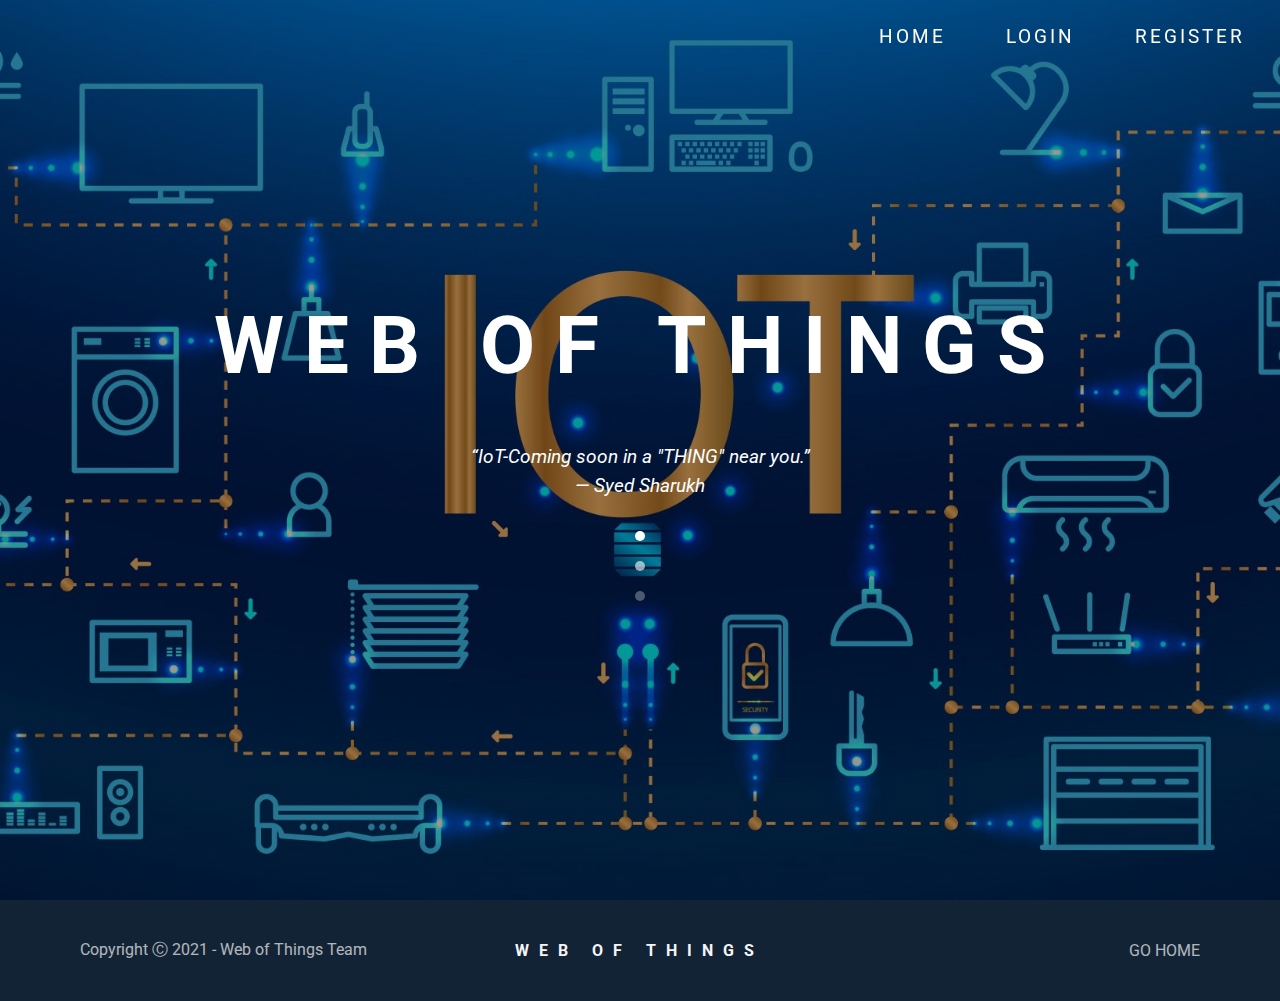
<file: front/index.html>
<!DOCTYPE html>
<html lang="en">

<head>
	<meta charset="UTF-8">
	<meta name="viewport" content="width=device-width, initial-scale=1.0">
	<meta http-equiv="X-UA-Compatible" content="ie=edge">
	<title>Web of Things</title>
	<link rel="stylesheet" href="https://use.fontawesome.com/releases/v5.7.2/css/all.css"
		integrity="sha384-fnmOCqbTlWIlj8LyTjo7mOUStjsKC4pOpQbqyi7RrhN7udi9RwhKkMHpvLbHG9Sr" crossorigin="anonymous">
	<link rel="stylesheet" href="css/main.css" />
</head>

<body>
	<nav id="nav-scroll" class="navbar">
		<div class="navbar-left">
		</div>
		<div class="navbar-right">
			<ul class="navbar-list">
				<li><a id="registerBtn" href="../register.html">Register</a></li>
				<li><a id="loginBtn" href="../login.html">Login</a></li>
				<li><a id="adminBtn" href="/admin/dashboard.html" style="display:none;">Admin</a></li>
				<li><a href="#">Home</a></li>
			</ul>
		</div>
	</nav>

	<main class="main">
		<div class="hero">
			<div class="filter"></div>
			<div class="hero-content">
				<h1 class="title">Web of Things</h1>
				<p class="description">
					“IoT-Coming soon in a "THING" near you.”
				</p>
				<p class="description">
					― Syed Sharukh
				</p>
				<div class="dots">
					<div class="dot"></div>
					<div class="dot"></div>
					<div class="dot"></div>
				</div>
			</div>
		</div>
	</main>

	<footer class="footer">
		<span class="footer-left">Copyright &#9400; 2021 - Web of Things Team</span>
		<div class="footer-middle">
			<span>Web of Things</span>
		</div>
		<span class="footer-right"><a href="index.html">GO HOME</a></span>
	</footer>

	<script src="scripts/scroller.js"></script>
	<script src="scripts/logout.js" type="text/javascript"></script>

</body>

</html>
</file>
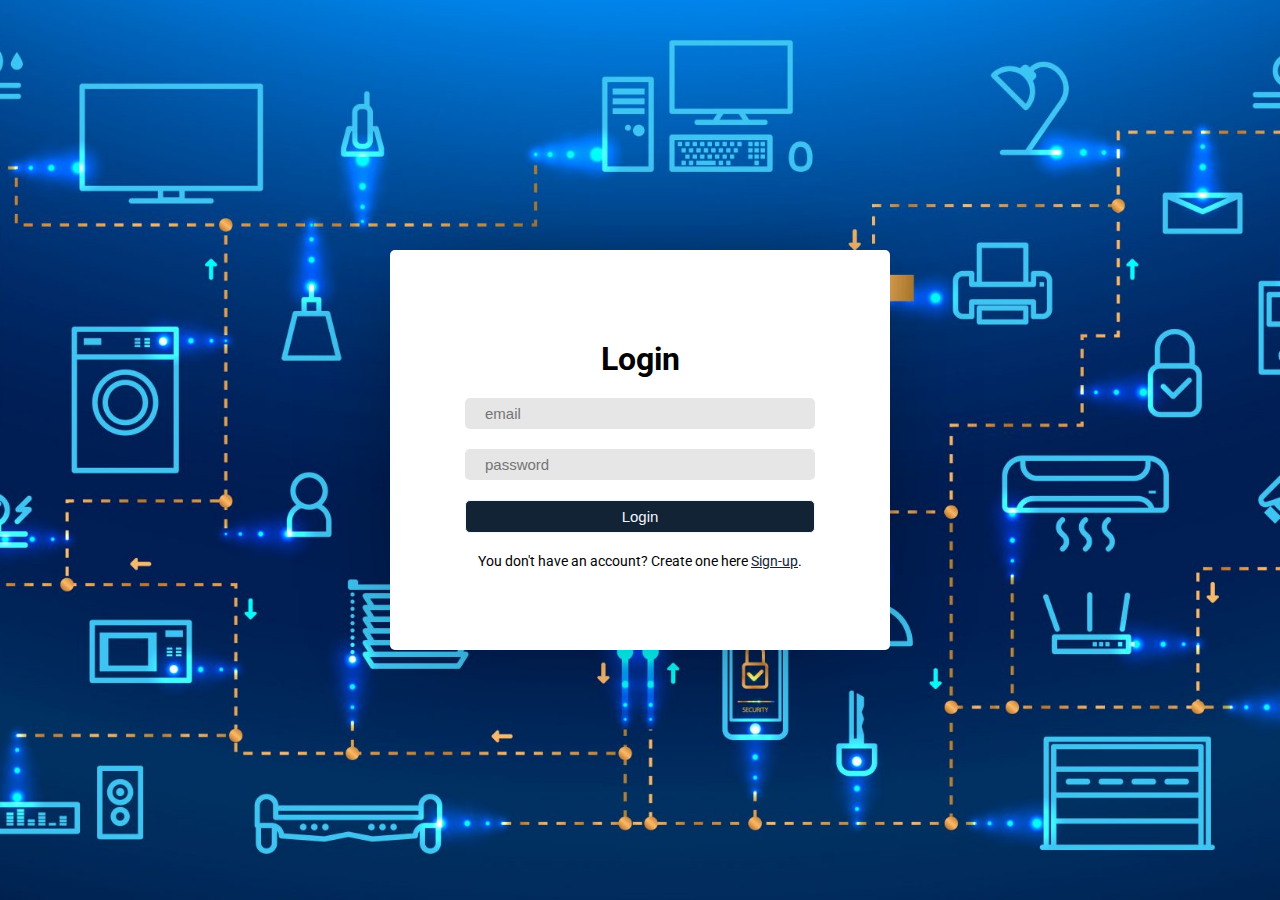
<file: front/login.html>
<!DOCTYPE html>
<html lang="en">

<head>
	<meta charset="UTF-8">
	<meta name="viewport" content="width=device-width, initial-scale=1.0">
	<meta http-equiv="X-UA-Compatible" content="ie=edge">
	<link rel="stylesheet" href="https://use.fontawesome.com/releases/v5.7.2/css/all.css"
		integrity="sha384-fnmOCqbTlWIlj8LyTjo7mOUStjsKC4pOpQbqyi7RrhN7udi9RwhKkMHpvLbHG9Sr" crossorigin="anonymous">
	<link rel="stylesheet" href="css/main.css">

	<title>Web of Things</title>
</head>

<body class="login-signup-page">

	<div class="login-container">
		<form action="index.html" id="login-form">

			<h1>Login</h1>

			<div class="field-container">
				<input type="email" id="login-email" placeholder="email" name="email" required>
			</div>

			<div class="field-container">
				<input type="password" id="login-password" placeholder="password" name="password" required>
			</div>

			<div class="field-container">
				<input type="submit" value="Login" id="login-submit-button">
			</div>

			<span id="error" class="error-text"></span>

			<span id="sign-up-span">You don't have an account? Create one here <a
					href="register.html">Sign-up</a>.</span>
		</form>
	</div>
	<script src="scripts/login.js"></script>

</body>

</html>
</file>
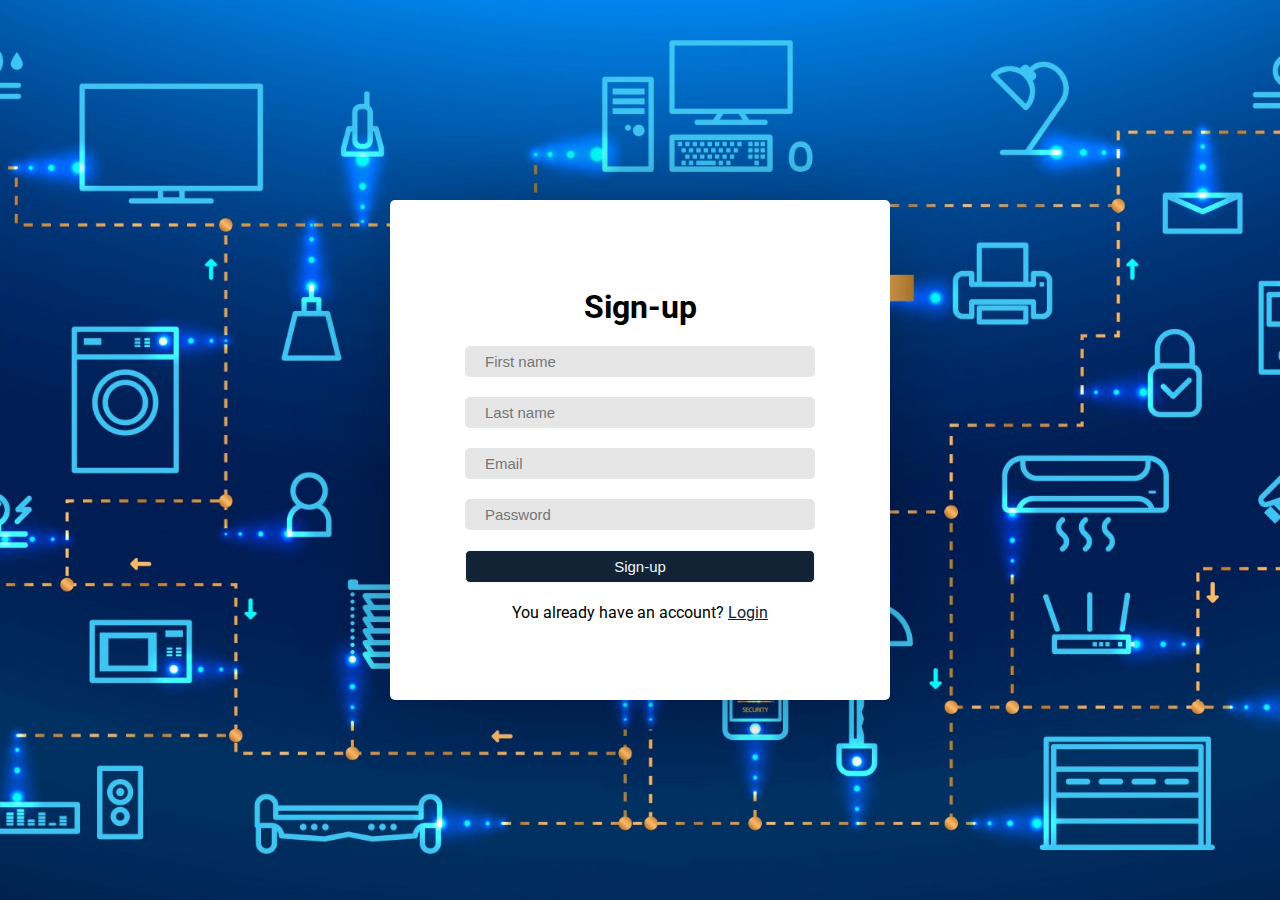
<file: front/register.html>
<!DOCTYPE html>
<html lang="en">

<head>
    <meta charset="UTF-8">
    <meta name="viewport" content="width=device-width, initial-scale=1.0">
    <meta http-equiv="X-UA-Compatible" content="ie=edge">
    <link rel="stylesheet" href="https://use.fontawesome.com/releases/v5.7.2/css/all.css"
        integrity="sha384-fnmOCqbTlWIlj8LyTjo7mOUStjsKC4pOpQbqyi7RrhN7udi9RwhKkMHpvLbHG9Sr" crossorigin="anonymous">
    <link rel="stylesheet" href="css/main.css">

    <title>Web of Things</title>
</head>

<body class="login-signup-page">

    <div class="login-container signup-container">
        <form action="index.html" id="login-form">

            <h1>Sign-up</h1>

            <div class="field-container">
                <input type="text" id="signup-first-name" placeholder="First name" name="first_name"
                    onfocus="this.placeholder = ''" onblur="this.placeholder='First name'" required>
            </div>

            <div class="field-container">
                <input type="text" id="signup-last-name" placeholder="Last name" name="last_name"
                    onfocus="this.placeholder = ''" onblur="this.placeholder='Last name'" required>
            </div>

            <div class="field-container">
                <input type="email" id="signup-email" placeholder="Email" name="email" onfocus="this.placeholder = ''"
                    onblur="this.placeholder='Email'" required>
            </div>

            <div class="field-container">
                <input type="password" id="signup-confirm-password" placeholder="Password" name="password"
                    onfocus="this.placeholder = ''" onblur="this.placeholder='Password'" required>
            </div>

            <div class="field-container">
                <input type="submit" value="Sign-up" id="login-submit-button">
            </div>
            
            <span id="error" class="error-text"></span>

            <span>You already have an account? <a href="login.html">Login</a></span>

        </form>
    </div>
    <script src="scripts/register.js"></script>

</body>

</html>
</file>
<file: front/css/main.css>
@import url("https://fonts.googleapis.com/css?family=Roboto:400,500,700");
* {
  box-sizing: border-box;
  padding: 0;
  margin: 0;
  border: 0;
}

body {
  font-family: "Roboto", sans-serif;
}

.is-centered {
  text-align: center;
}

.is-full-width {
  width: 100%;
}

.bottom-spacer {
  height: 1px;
  width: 100%;
  margin: 40px 0;
  box-shadow: 0px 1px 1px 0px #b0b0b0;
}

@media screen and (min-width: 601px) {
  #admin-zone .main {
    margin-right: 15px;
    margin-left: 250px;
  }
}
@media screen and (max-width: 600px) {
  #admin-zone .main {
    width: 100%;
    margin-left: 0px;
  }
}
.container {
  padding: 0 40px;
}

#admin-zone {
  min-width: 100%;
  min-height: 100%;
  background-color: #F2F4F8;
}

.space-top {
  margin-top: 20px;
}

table {
  width: 100%;
  text-align: left;
}
table thead {
  background-color: #fff;
  border-radius: 10px;
}
table thead th {
  padding: 20px 20px;
}
table tbody tr {
  background-color: #fff;
}
table tbody tr:nth-child(2n) {
  background-color: #f8f8f8;
}
table tbody td {
  padding: 10px 20px;
}

.error-text {
  color: #B00020;
  margin-bottom: 10px;
}

.navbar {
  padding-top: 10px 40px 0 40px;
  position: fixed;
  display: flex;
  flex-direction: row;
  justify-content: space-between;
  width: 100%;
  transition: 0.5s;
}

.navbar-left {
  display: flex;
  flex-direction: row;
}

.navbar-right {
  padding-bottom: 10px;
  color: white;
  border: none;
  background-color: transparent;
}

.navbar-list {
  padding-top: 10px;
}
.navbar-list > ul {
  list-style-type: none;
  margin: 0;
  padding: 0;
}
.navbar-list > li {
  float: right;
  display: block;
}
.navbar-list > li > a {
  text-decoration-line: none;
  display: block;
  color: white;
  transition: 0.7s;
  text-transform: uppercase;
  padding: 15px 15px;
  letter-spacing: 3px;
}
.navbar-list > li > a:hover,
.navbar-list > li > a:active,
.navbar-list > li > a:focus {
  border: none;
  border-radius: 30px;
  background-color: rgba(158, 158, 158, 0.2);
}

.navbar-scrolled {
  z-index: 900;
  transition: 0.5s;
  background-color: #122335;
  position: fixed;
  display: flex;
  flex-direction: row;
  justify-content: space-between;
  width: 100%;
}

@media screen and (min-width: 601px) {
  .mobile-nav-button {
    display: none;
  }

  .sidenav {
    width: 250px;
    left: 0 !important;
  }

  .navbar-list > li {
    padding-left: 10px;
    padding-right: 20px;
  }
  .navbar-list > li > a {
    font-size: 19px;
  }
}
@media screen and (max-width: 600px) {
  .mobile-nav-button {
    display: inline-block;
  }

  .sidenav {
    width: 50%;
    left: -250px;
  }

  .navbar-list > li {
    padding-left: 0;
    padding-right: 0;
  }
  .navbar-list > li > a {
    font-size: 10px;
  }
}
.sidenav {
  z-index: 1;
  position: fixed;
  height: 100%;
  top: 0;
  background-color: #fff;
  overflow-x: hidden;
  padding: 40px 20px;
  transition: 0.5s;
}
.sidenav .title {
  padding: 0 20px;
  font-size: 1.2rem;
  font-weight: bold;
}
.sidenav a {
  text-decoration: none;
  font-size: 15px;
  color: #818181;
  display: block;
  margin-top: 20px;
  padding: 20px;
  border-radius: 10px;
  transition: all 0.2s ease;
}
.sidenav a i {
  margin-right: 20px;
}
.sidenav a:hover {
  color: #000;
  box-shadow: 0 0px 10px rgba(0, 0, 0, 0.25);
}

.mobile-nav-button {
  border: solid #ebebeb;
  border-radius: 30px;
  font-size: 1.5em;
  background-color: transparent;
  padding-right: 20px;
  padding-left: 20px;
  padding-bottom: 5px;
  padding-top: 5px;
  outline: none !important;
}

.top-nav {
  background-color: #fcfdfe;
  width: 100%;
  margin-bottom: 20px;
  padding: 20px 0;
  color: #404043;
}
.top-nav .container {
  width: 100%;
  display: flex;
  justify-content: space-between;
}
.top-nav .container > .left-side {
  display: flex;
  flex-direction: row;
}
.top-nav .container .right-side {
  display: flex;
  flex-direction: row;
  justify-content: end;
}
.top-nav .container .right-side a {
  text-decoration-line: none;
  display: block;
  color: #404043;
  transition: 0.7s;
  text-transform: uppercase;
  padding: 15px 15px;
  letter-spacing: 3px;
}
.top-nav .user {
  display: flex;
  align-content: flex-end;
  align-items: center;
  justify-content: center;
}
.top-nav .user img {
  width: 30px;
  height: 30px;
  border-radius: 50px;
  margin: 0 20px;
  box-shadow: 0px 1px 15px 2px #21bbff;
}

.hero {
  background: linear-gradient(rgba(0, 0, 0, 0.4), rgba(0, 0, 0, 0.4)), url("../images/iot.jpg");
  background-position: center center;
  background-repeat: no-repeat;
  background-size: cover;
  background-attachment: fixed;
  height: 100vh;
  transition: 0.5s;
  display: flex;
  align-items: center;
  justify-content: center;
}
.hero .hero-content {
  text-align: center;
  color: #fff;
}
.hero .hero-content .title {
  text-transform: uppercase;
  font-size: 5rem;
  letter-spacing: 20px;
  margin-bottom: 50px;
}
.hero .hero-content .description {
  margin: 0 25%;
  line-height: 1.5;
  font-size: 1.2rem;
  font-style: italic;
}
.hero .hero-content .dots {
  display: flex;
  flex-direction: column;
  justify-content: center;
  align-items: center;
  width: 100%;
  margin-top: 10px;
}
.hero .hero-content .dots .dot {
  margin-top: 20px;
  border-radius: 20px;
  width: 10px;
  height: 10px;
  background-color: #fff;
}
.hero .hero-content .dots .dot:nth-child(2) {
  opacity: 0.6;
}
.hero .hero-content .dots .dot:nth-child(3) {
  opacity: 0.3;
}

.hero-scrolled {
  background-image: url("../images/iot.jpg");
  opacity: 0.5;
  background-position: center center;
  background-repeat: no-repeat;
  background-size: cover;
  background-attachment: fixed;
  height: 100vh;
  transition: 0.6s;
}

.footer {
  background: #122335;
  width: 100%;
  display: flex;
  flex-direction: row;
  flex-wrap: wrap;
  justify-content: flex-start;
  align-items: center;
  color: whitesmoke;
  padding: 40px 80px;
}
.footer .footer-left {
  flex: 1;
  text-align: left;
  opacity: 0.7;
}
.footer .footer-middle {
  flex: 1;
  text-align: center;
  text-transform: uppercase;
  font-weight: bold;
  letter-spacing: 10px;
}
.footer .footer-right {
  flex: 1;
  text-align: right;
}
.footer .footer-right a {
  opacity: 0.7;
  color: whitesmoke;
  text-decoration: none;
}

.login-signup-page {
  background-image: url("../images/iot.jpg");
  background-repeat: no-repeat;
  background-position: center center;
  background-attachment: fixed;
  background-size: cover;
}

.login-container {
  position: absolute;
  margin: auto;
  top: 0;
  right: 0;
  left: 0;
  bottom: 0;
  background: white;
  height: 400px;
  width: 500px;
  display: flex;
  flex-direction: column;
  justify-content: center;
  align-items: center;
  border: 0px solid black;
  border-radius: 5px;
  box-shadow: -2px 0px 100px -25px rgba(0, 0, 0, 0.49);
}
.login-container #login-form {
  display: flex;
  flex-direction: column;
  align-items: center;
  width: 70%;
}
.login-container #login-form h1 {
  margin: 10px;
  text-align: center;
}
.login-container #login-form input {
  outline: none !important;
  transition: 0.5s;
  width: 100%;
  border-radius: 5px;
  font-size: 15px;
  background: gray;
  border: 0px solid;
  padding: 7px 0px 7px 20px;
  color: #666;
  background: #e6e6e6;
}
.login-container #login-form .field-container {
  width: 100%;
  margin: 10px;
}
.login-container #login-form #login-submit-button {
  cursor: pointer;
  border: 1px solid;
  border-radius: 5px;
  color: aliceblue;
  background: #122335;
  text-align: center;
  width: 100%;
  padding: 7px 0;
}
.login-container #login-form #login-submit-button:hover {
  background-color: #1e4564;
}
.login-container #login-form #sign-up-span {
  font-size: 90%;
}
.login-container #login-form #wrong-user-pass {
  font-size: 90%;
  color: red;
  display: none;
}
.login-container #login-form a {
  color: #122335;
}

.signup-container {
  height: 500px;
}

@media screen and (max-width: 600px) {
  .login-container,
.signup-container,
.login-form {
    width: 100%;
    height: 100%;
  }

  .login-container,
.signup-container {
    border-radius: 0%;
  }

  .login-signup-page {
    height: 100%;
    width: 100%;
  }

  .footer {
    width: 100%;
  }
}
#admin-zone ::-webkit-input-placeholder {
  font-style: italic;
}
#admin-zone :-moz-placeholder {
  font-style: italic;
}
#admin-zone ::-moz-placeholder {
  font-style: italic;
}
#admin-zone :-ms-input-placeholder {
  font-style: italic;
}
#admin-zone .page-title {
  width: auto;
  font-weight: bold;
  font-size: 2rem;
  margin-bottom: 30px;
}
#admin-zone .page-subtitle {
  width: auto;
  font-weight: bold;
  font-size: 1.5rem;
  margin-bottom: 0px;
}
#admin-zone .main .device-container {
  display: flex;
  flex-flow: column wrap;
  justify-content: start;
}
#admin-zone .main .device-container .device {
  padding: 0px 20px;
  display: flex;
  flex-flow: row nowrap;
  justify-content: space-between;
}
#admin-zone .main .device-container .device h2 {
  font-size: xx-large;
}
#admin-zone .main .device-container .device h3 {
  font-size: larger;
}
#admin-zone .main .device-container .device p {
  font-size: large;
}
#admin-zone .main .device-container .device .device-details {
  flex-basis: 50%;
  display: flex;
  flex-flow: column nowrap;
  justify-content: center;
}
#admin-zone .main .device-container .device .device-details #device-name {
  margin-bottom: 20px;
}
#admin-zone .main .device-container .device .device-details #description-title {
  margin-bottom: 10px;
}
#admin-zone .main .device-container .device .device-details #description {
  margin-left: 30px;
  margin-bottom: 20px;
}
#admin-zone .main .device-container .device .device-details .device-properties {
  margin-bottom: 20px;
}
#admin-zone .main .device-container .device .device-details .device-properties .device-property {
  margin-left: 30px;
  margin-bottom: 10px;
}
#admin-zone .main .device-container .device .device-details .device-properties .device-property p {
  margin-left: 10px;
  margin-bottom: 2px;
}
#admin-zone .main .device-container .device .device-details .device-events .device-event {
  margin-left: 30px;
  margin-bottom: 5px;
}
#admin-zone .main .device-container .device .device-details .device-events .device-event p {
  margin-left: 10px;
  margin-bottom: 2px;
}
#admin-zone .main .device-container .device .device-details h2 {
  font-size: 20px;
}
#admin-zone .main .device-container .device .device-actions {
  flex-basis: 50%;
  display: flex;
  flex-flow: column wrap;
  justify-content: space-around;
  align-items: center;
}
#admin-zone .main .device-container .device .device-actions .slidecontainer {
  width: 100%;
}
#admin-zone .main .device-container .device .device-actions .slider {
  -webkit-appearance: none;
  width: 100%;
  height: 25px;
  background: #d3d3d3;
  outline: none;
  opacity: 0.7;
  -webkit-transition: 0.2s;
  transition: opacity 0.2s;
}
#admin-zone .main .device-container .device .device-actions .slider:hover {
  opacity: 1;
}
#admin-zone .main .device-container .device .device-actions .slider::-webkit-slider-thumb {
  -webkit-appearance: none;
  appearance: none;
  width: 25px;
  height: 25px;
  background: #4caf50;
  cursor: pointer;
}
#admin-zone .main .device-container .device .device-actions .slider::-moz-range-thumb {
  width: 25px;
  height: 25px;
  background: #4caf50;
  cursor: pointer;
}
#admin-zone .main .device-container .device .device-actions input[type=checkbox] {
  height: 0;
  width: 0;
  visibility: hidden;
}
#admin-zone .main .device-container .device .device-actions .switch {
  cursor: pointer;
  text-indent: -9999px;
  width: 100px;
  height: 50px;
  background: grey;
  display: block;
  border-radius: 100px;
  position: relative;
}
#admin-zone .main .device-container .device .device-actions .switch:after {
  content: "";
  position: absolute;
  top: 5px;
  left: 5px;
  width: 45px;
  height: 40px;
  background: #fff;
  border-radius: 90px;
  transition: 0.3s;
}
#admin-zone .main .device-container .device .device-actions input:checked + .switch {
  background: #bada55;
}
#admin-zone .main .device-container .device .device-actions input:checked + .switch:after {
  left: calc(100% - 5px);
  transform: translateX(-100%);
}
#admin-zone .main .device-container .device .device-actions .switch:active:after {
  width: 100px;
}
#admin-zone .main .group-container {
  display: none;
}
#admin-zone .main .group-container .exit-button-container {
  display: flex;
  flex-direction: row-reverse;
}
#admin-zone .main .group-container .exit-button-container #exit-group-container {
  width: 40px;
  height: 40px;
}
#admin-zone .main .device-container {
  display: none;
}
#admin-zone .main .device-container .exit-button-container {
  display: flex;
  flex-direction: row-reverse;
}
#admin-zone .main .device-container .exit-button-container #exit-device-container {
  width: 40px;
  height: 40px;
}
#admin-zone .main .overlay {
  position: fixed;
  height: 100%;
  width: 100%;
  top: 0;
  right: 0;
  bottom: 0;
  left: 0;
  background: rgba(0, 0, 0, 0.8);
  display: none;
}
#admin-zone .main .popup {
  max-width: 600px;
  width: 80%;
  max-height: 300px;
  height: auto;
  top: 35%;
  left: 5%;
  padding: 20px;
  position: relative;
  background: #fff;
  margin: 20px auto;
  border-radius: 10px;
}
#admin-zone .main .popup * {
  margin-bottom: 20px;
}
#admin-zone .main .close {
  position: absolute;
  top: 10px;
  right: 10px;
  cursor: pointer;
  color: #000;
}
#admin-zone td button {
  margin-right: 10px;
}

.button {
  border: none;
  cursor: pointer;
  padding: 10px 20px;
  border-radius: 5px;
  font-size: 15px;
}
.button i {
  margin-right: 5px;
}
.button.button-success {
  background-color: #21d146;
  color: #fff;
}
.button.button-icon {
  padding: 0;
  width: 30px;
  height: 30px;
}
.button.button-icon i {
  margin: 0;
}
.button.button-submit {
  height: auto;
  width: auto;
}
.button.hover-info:hover {
  background-color: #21bbff;
}
.button.hover-danger:hover {
  background-color: #ff6699;
}
.button.hover-exit:hover {
  background-color: red;
}
.button.hover-green:hover {
  background-color: greenyellow;
}
.button.button-primary {
  background-color: #122335;
  color: #fff;
}
.button.button-large {
  padding: 20px 40px;
}

.form-input {
  width: 100%;
  height: 40px;
  font-size: 18px;
  padding: 0 10px;
  margin: 10px 0;
  border: 1px solid #dddddd;
}

/*# sourceMappingURL=main.css.map */
</file>
